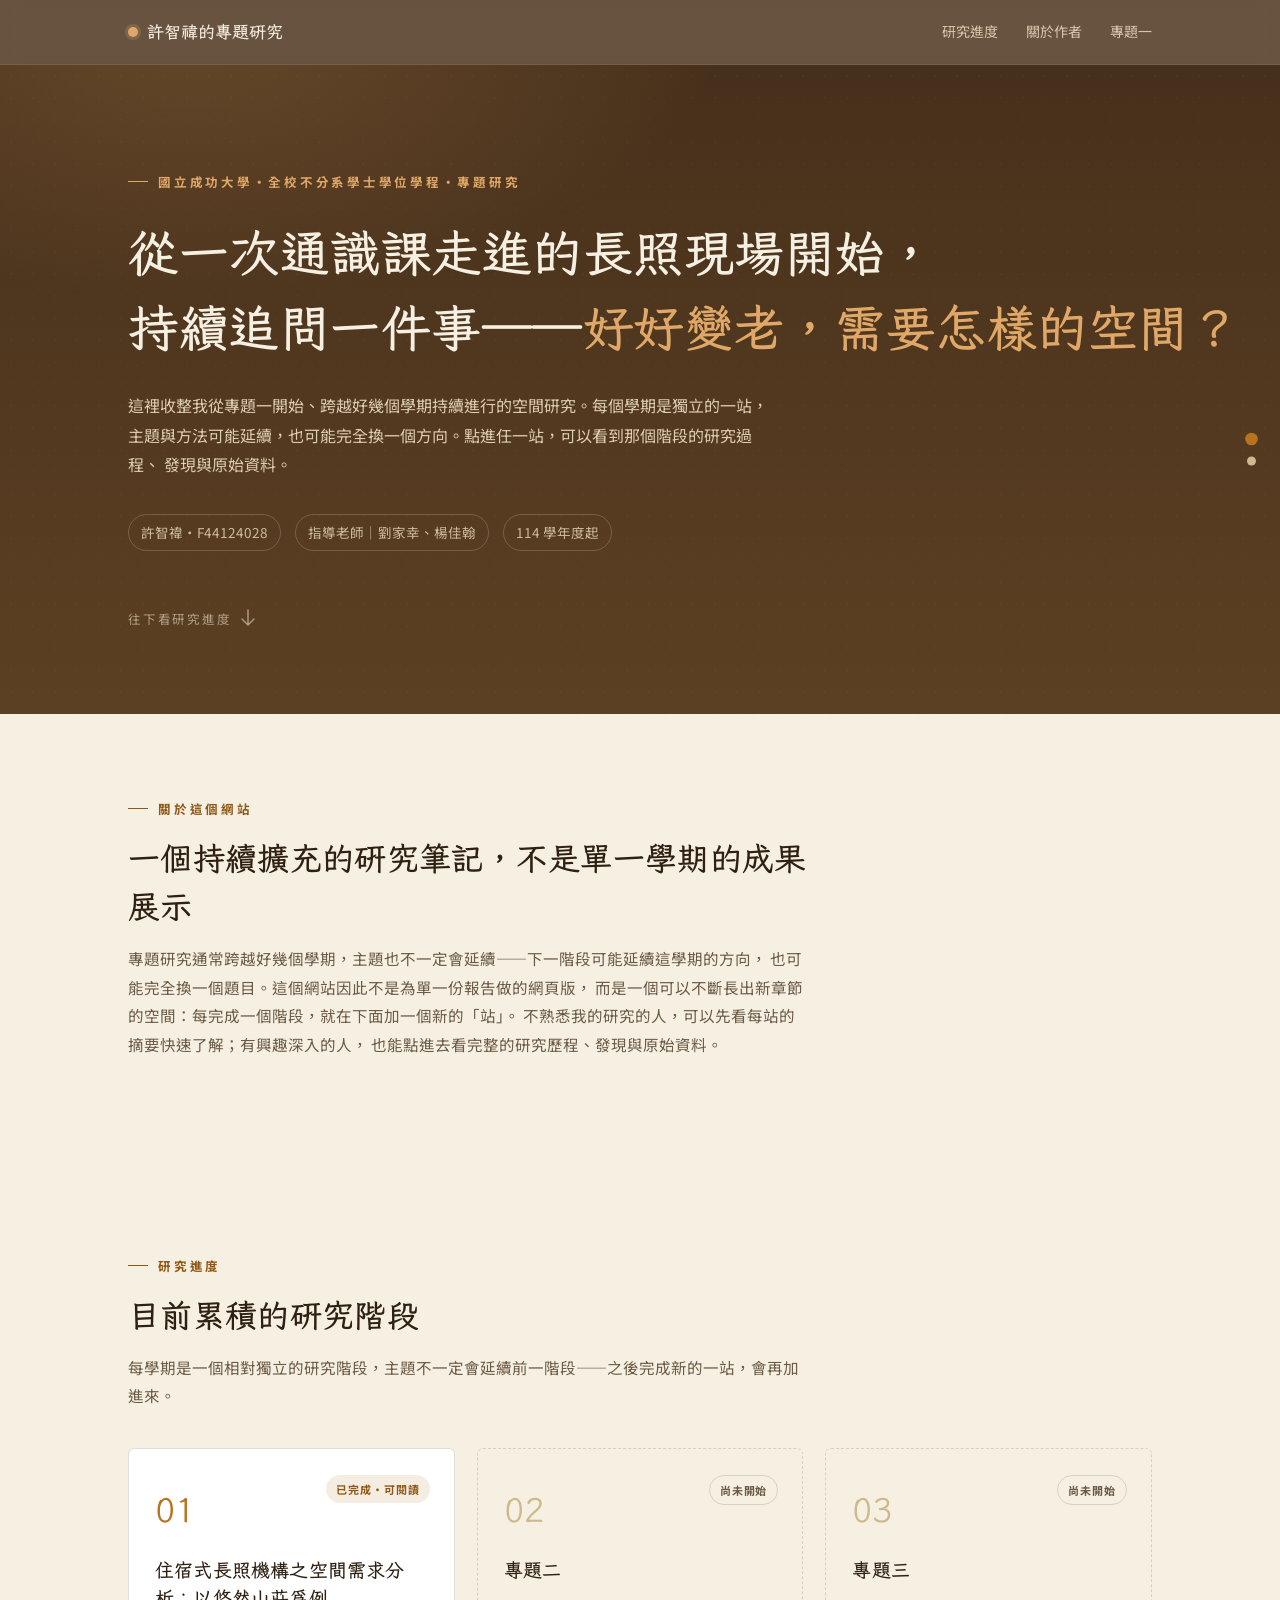
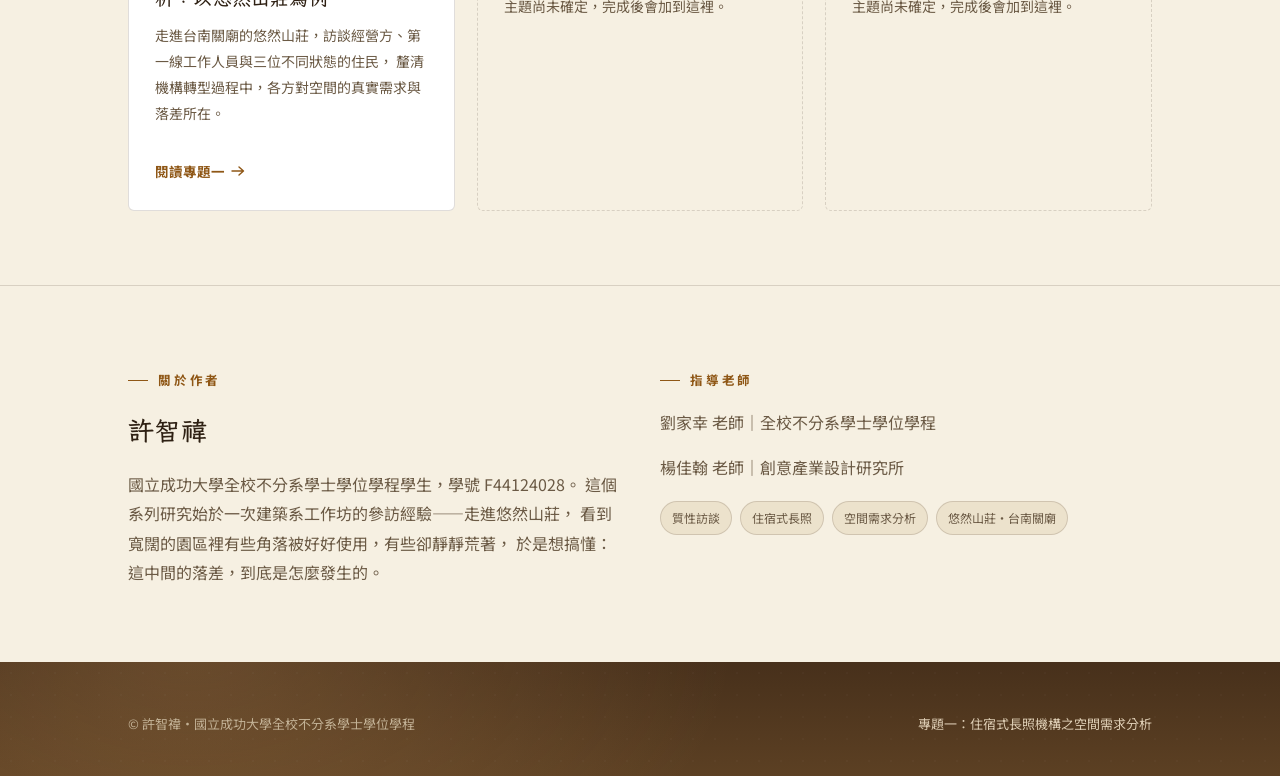
<file: index.html>
<!DOCTYPE html>
<html lang="zh-Hant">
<head>
<meta charset="UTF-8">
<meta name="viewport" content="width=device-width, initial-scale=1.0">
<title>好好變老，需要怎樣的空間？｜許智禕的專題研究</title>
<meta name="description" content="許智禕的不分系學士學位學程專題研究網站">
<link rel="stylesheet" href="assets/css/style.css">
</head>
<body>

<nav class="side-nav" aria-label="頁內導覽">
  <a href="#projects"><span class="tip">研究進度</span></a>
  <a href="#about"><span class="tip">關於作者</span></a>
</nav>

<nav class="site-nav">
  <div class="wrap">
    <a href="index.html" class="brand"><span class="mark"></span>許智禕的專題研究</a>
    <input type="checkbox" id="nav-toggle" class="nav-toggle-input">
    <label for="nav-toggle" class="nav-toggle-btn" aria-label="開啟選單">
      <span></span><span></span><span></span>
    </label>
    <ul class="nav-links">
      <li><a href="#projects">研究進度</a></li>
      <li><a href="#about">關於作者</a></li>
      <li><a href="projects/project-1.html">專題一</a></li>
    </ul>
  </div>
</nav>

<header class="band-dark hero">
  <div class="wrap">
    <span class="eyebrow">國立成功大學・全校不分系學士學位學程・專題研究</span>
    <h1>從一次通識課走進的長照現場開始，<br>持續追問一件事——<span class="accent">好好變老，需要怎樣的空間？</span></h1>
    <p class="hero-sub">
      這裡收整我從專題一開始、跨越好幾個學期持續進行的空間研究。每個學期是獨立的一站，
      主題與方法可能延續，也可能完全換一個方向。點進任一站，可以看到那個階段的研究過程、
      發現與原始資料。
    </p>
    <div class="hero-meta">
      <span>許智禕・F44124028</span>
      <span>指導老師｜劉家幸、楊佳翰</span>
      <span>114 學年度起</span>
    </div>
    <div class="scroll-cue">
      <span>往下看研究進度</span>
      <svg width="14" height="18" viewBox="0 0 14 18" fill="none"><path d="M7 1v15M1 10l6 6 6-6" stroke="currentColor" stroke-width="1.4" stroke-linecap="round" stroke-linejoin="round"/></svg>
    </div>
  </div>
</header>

<section id="about-site">
  <div class="wrap">
    <div class="section-head reveal">
      <span class="eyebrow">關於這個網站</span>
      <h2>一個持續擴充的研究筆記，不是單一學期的成果展示</h2>
      <p>
        專題研究通常跨越好幾個學期，主題也不一定會延續——下一階段可能延續這學期的方向，
        也可能完全換一個題目。這個網站因此不是為單一份報告做的網頁版，
        而是一個可以不斷長出新章節的空間：每完成一個階段，就在下面加一個新的「站」。
        不熟悉我的研究的人，可以先看每站的摘要快速了解；有興趣深入的人，
        也能點進去看完整的研究歷程、發現與原始資料。
      </p>
    </div>
  </div>
</section>

<section id="projects">
  <div class="wrap">
    <div class="section-head reveal">
      <span class="eyebrow">研究進度</span>
      <h2>目前累積的研究階段</h2>
      <p>每學期是一個相對獨立的研究階段，主題不一定會延續前一階段——之後完成新的一站，會再加進來。</p>
    </div>

    <div class="card-grid reveal">
      <a class="proj-card is-live" href="projects/project-1.html">
        <span class="proj-status">已完成・可閱讀</span>
        <span class="proj-index">01</span>
        <h3>住宿式長照機構之空間需求分析：以悠然山莊為例</h3>
        <p>走進台南關廟的悠然山莊，訪談經營方、第一線工作人員與三位不同狀態的住民，
        釐清機構轉型過程中，各方對空間的真實需求與落差所在。</p>
        <span class="go">閱讀專題一
          <svg width="14" height="10" viewBox="0 0 14 10" fill="none"><path d="M1 5h11.5M8 1l4.5 4-4.5 4" stroke="currentColor" stroke-width="1.4" stroke-linecap="round" stroke-linejoin="round"/></svg>
        </span>
      </a>

      <div class="proj-card is-soon">
        <span class="proj-status">尚未開始</span>
        <span class="proj-index">02</span>
        <h3>專題二</h3>
        <p>主題尚未確定，完成後會加到這裡。</p>
      </div>

      <div class="proj-card is-soon">
        <span class="proj-status">尚未開始</span>
        <span class="proj-index">03</span>
        <h3>專題三</h3>
        <p>主題尚未確定，完成後會加到這裡。</p>
      </div>
    </div>
  </div>
</section>

<hr class="divider">

<section id="about">
  <div class="wrap two-col">
    <div class="reveal">
      <span class="eyebrow">關於作者</span>
      <h2 style="font-size:26px;margin-top:14px;">許智禕</h2>
      <p style="margin-top:16px;">
        國立成功大學全校不分系學士學位學程學生，學號 F44124028。
        這個系列研究始於一次建築系工作坊的參訪經驗——走進悠然山莊，
        看到寬闊的園區裡有些角落被好好使用，有些卻靜靜荒著，
        於是想搞懂：這中間的落差，到底是怎麼發生的。
      </p>
    </div>
    <div class="reveal">
      <span class="eyebrow">指導老師</span>
      <p style="margin-top:16px;">劉家幸 老師｜全校不分系學士學位學程</p>
      <p>楊佳翰 老師｜創意產業設計研究所</p>
      <div class="tag-row">
        <span class="tag">質性訪談</span>
        <span class="tag">住宿式長照</span>
        <span class="tag">空間需求分析</span>
        <span class="tag">悠然山莊・台南關廟</span>
      </div>
    </div>
  </div>
</section>

<footer class="site-footer band-dark">
  <div class="wrap">
    <span>© 許智禕・國立成功大學全校不分系學士學位學程</span>
    <span><a href="projects/project-1.html">專題一：住宿式長照機構之空間需求分析</a></span>
  </div>
</footer>

<script src="assets/js/main.js"></script>
</body>
</html>
</file>
<file: assets/css/style.css>
/* ==========================================================================
   住宿式長照機構之空間需求分析 — 研究網站
   Design tokens — warm brown / amber / clay palette
   ========================================================================== */

@import url('https://fonts.googleapis.com/css2?family=LXGW+WenKai+TC:wght@300;400;500;600;700&family=Noto+Sans+TC:wght@300;400;500;600;700;800&display=swap');

:root{
  /* colour: warm plaster, toasted coffee-brown, marigold accent, clay-roof rust */
  --coffee-900:#47301b;
  --coffee-800:#5c4023;
  --coffee-700:#6e4e2b;
  --paper:#f6f0e2;
  --paper-dim:#ece2cc;
  --ink:#2e2013;
  --ink-soft:#6b5a45;
  --amber:#b9721f;
  --amber-dark:#8f5716;
  --clay:#a9552e;
  --clay-soft:#e0a868;
  --stone:#cdb98d;
  --stone-line: rgba(46,32,19,0.15);
  --paper-rgb: 246,240,226;

  --font-display:'LXGW WenKai TC', 'Noto Sans TC', serif;
  --font-body:'Noto Sans TC', -apple-system, sans-serif;

  --maxw: 1080px;
}

*,*::before,*::after{ box-sizing:border-box; }
html{ scroll-behavior:smooth; }
body{
  margin:0;
  background:var(--paper);
  color:var(--ink);
  font-family:var(--font-body);
  line-height:1.85;
  -webkit-font-smoothing:antialiased;
  font-size:16px;
}
img{ max-width:100%; display:block; }
a{ color:inherit; }

::selection{ background:var(--amber); color:var(--paper); }

@media (prefers-reduced-motion: reduce){
  *{ animation-duration:0.01ms !important; animation-iteration-count:1 !important; transition-duration:0.01ms !important; scroll-behavior:auto !important; }
}

a:focus-visible, button:focus-visible{
  outline:2px solid var(--amber);
  outline-offset:3px;
  border-radius:2px;
}

.wrap{
  max-width:var(--maxw);
  margin:0 auto;
  padding:0 28px;
}

.eyebrow{
  font-family:var(--font-body);
  font-size:12.5px;
  letter-spacing:0.22em;
  text-transform:uppercase;
  color:var(--amber-dark);
  font-weight:700;
  display:inline-flex;
  align-items:center;
  gap:10px;
}
.eyebrow::before{
  content:"";
  width:20px; height:1px;
  background:var(--amber-dark);
  display:inline-block;
}

h1,h2,h3,h4{
  font-family:var(--font-display);
  font-weight:600;
  margin:0;
  color:var(--ink);
  letter-spacing:0.01em;
}

p{ margin:0 0 1em; color:var(--ink-soft); }
p:last-child{ margin-bottom:0; }

/* ---------------------------- nav ---------------------------- */
.site-nav{
  position:sticky; top:0; z-index:40;
  background:rgba(71,48,27,0.82);
  backdrop-filter:blur(10px);
  border-bottom:1px solid rgba(255,255,255,0.08);
}
.site-nav .wrap{
  display:flex; align-items:center; justify-content:space-between;
  height:64px;
}
.brand{
  font-family:var(--font-display);
  font-weight:600;
  font-size:17px;
  text-decoration:none;
  display:flex; align-items:center; gap:9px;
  color:var(--paper);
}
.brand .mark{
  width:10px;height:10px;border-radius:50%;
  background:var(--clay-soft);
  box-shadow:0 0 0 3px rgba(224,168,104,0.22);
  flex:none;
}
.nav-links{ display:flex; gap:28px; list-style:none; margin:0; padding:0; font-size:14px; }
.nav-links a{ text-decoration:none; color:#d8c6ac; padding:6px 0; border-bottom:1px solid transparent; transition:border-color .2s, color .2s; }
.nav-links a:hover{ color:var(--clay-soft); border-color:var(--clay-soft); }
.nav-toggle-input{ display:none; }
.nav-toggle-btn{
  display:none;
  flex-direction:column; gap:5px;
  cursor:pointer; padding:8px;
}
.nav-toggle-btn span{
  width:22px; height:2px; background:var(--paper); display:block;
  transition:transform .25s, opacity .25s;
}

@media (max-width:900px){
  .nav-toggle-btn{ display:flex; }
  .nav-links{
    display:flex; flex-direction:column;
    position:absolute; top:64px; left:0; right:0;
    background:var(--coffee-900);
    padding:6px 28px 20px;
    gap:2px;
    max-height:0; overflow:hidden;
    transition:max-height .3s ease;
  }
  .nav-links li{ width:100%; }
  .nav-links a{ display:block; padding:13px 0; border-bottom:1px solid rgba(255,255,255,0.08); font-size:14.5px; }
  .nav-toggle-input:checked ~ .nav-links{ max-height:500px; overflow-y:auto; }
  .nav-toggle-input:checked ~ .nav-toggle-btn span:nth-child(1){ transform:translateY(7px) rotate(45deg); }
  .nav-toggle-input:checked ~ .nav-toggle-btn span:nth-child(2){ opacity:0; }
  .nav-toggle-input:checked ~ .nav-toggle-btn span:nth-child(3){ transform:translateY(-7px) rotate(-45deg); }
}
@media (max-width:640px){
  .brand{ font-size:15px; }
}

/* ---------------------------- side scroll-spy nav (dots) ---------------------------- */
.side-nav{
  position:fixed; right:24px; top:50%; transform:translateY(-50%);
  display:flex; flex-direction:column; gap:13px;
  z-index:45;
}
.side-nav a{
  width:9px; height:9px; border-radius:50%;
  background:var(--stone);
  display:block; position:relative;
  transition:background .2s ease, transform .2s ease;
}
.side-nav a:hover, .side-nav a.active{ background:var(--amber); transform:scale(1.4); }
.side-nav a .tip{
  position:absolute; right:20px; top:50%; transform:translateY(-50%);
  white-space:nowrap; font-size:12px; font-weight:600;
  background:var(--coffee-900); color:var(--paper);
  padding:5px 10px; border-radius:4px;
  opacity:0; pointer-events:none; transition:opacity .2s ease;
}
.side-nav a:hover .tip{ opacity:1; }
@media (max-width:900px){ .side-nav{ display:none; } }

/* ---------------------------- hero / dark bands ---------------------------- */
.band-dark{
  background:
    radial-gradient(ellipse 900px 500px at 15% -10%, rgba(224,168,104,0.22), transparent 60%),
    linear-gradient(180deg, var(--coffee-900), var(--coffee-800));
  color:var(--paper);
  position:relative;
  overflow:hidden;
}
.band-dark::after{
  content:"";
  position:absolute; inset:0;
  background-image:
    radial-gradient(rgba(255,255,255,0.045) 1px, transparent 1px);
  background-size:22px 22px;
  opacity:.5;
  pointer-events:none;
}
.band-dark h1, .band-dark h2, .band-dark h3{ color:var(--paper); }
.band-dark p{ color:#ddcdb4; }
.band-dark .eyebrow{ color:var(--clay-soft); }
.band-dark .eyebrow::before{ background:var(--clay-soft); }

.hero{
  padding:96px 0 84px;
}
.hero .wrap{ position:relative; z-index:1; }
.hero-grid{
  display:grid; grid-template-columns:1.7fr 0.85fr; gap:40px; align-items:center;
}
@media (max-width:860px){
  .hero-grid{ grid-template-columns:1fr; }
  .hero-image{ order:2; max-width:280px; }
}
.hero h1{
  font-size:clamp(30px, 4.4vw, 50px);
  line-height:1.5;
  margin:22px 0 26px;
  max-width:16.5em;
}
@media (min-width:860px){
  .hero h1{ white-space:nowrap; }
}
.hero h1 .accent{ color:var(--clay-soft); }
.hero-sub{
  color:#ddcdb4;
  font-size:16px;
  max-width:640px;
  margin:0 0 34px;
}
.hero-meta{
  display:flex; flex-wrap:wrap; gap:10px 14px;
  font-size:13.5px; color:#cdbb9d;
}
.hero-meta span{
  padding:5px 12px;
  border:1px solid rgba(255,255,255,0.18);
  border-radius:999px;
}
.scroll-cue{
  margin-top:56px;
  display:flex; align-items:center; gap:10px;
  color:#b2a086; font-size:12.5px; letter-spacing:.14em;
}
.scroll-cue svg{ animation:bob 2.2s ease-in-out infinite; }
@keyframes bob{ 0%,100%{ transform:translateY(0);} 50%{ transform:translateY(5px);} }

/* ---------------------------- sections ---------------------------- */
section{ padding:74px 0; }
.section-head{ margin-bottom:38px; max-width:680px; }
.section-head h2{ font-size:clamp(24px,3vw,32px); margin-top:14px; line-height:1.5;}
.section-head p{ margin-top:14px; font-size:15.5px; }

.divider{
  border:none; border-top:1px solid var(--stone-line);
  margin:0;
}

/* ---------------------------- path / node motif (used within a single project's timeline) ---------------------------- */
.path-rail{
  position:relative;
  padding-left:34px;
}
.path-rail::before{
  content:"";
  position:absolute; left:5px; top:8px; bottom:8px; width:1px;
  background-image:linear-gradient(var(--stone) 55%, transparent 0%);
  background-size:1px 10px;
  background-repeat:repeat-y;
}
.path-node{
  position:relative;
  padding-bottom:44px;
}
.path-node:last-child{ padding-bottom:0; }
.path-node::before{
  content:"";
  position:absolute; left:-34px; top:4px;
  width:11px; height:11px; border-radius:50%;
  background:var(--paper);
  border:2px solid var(--amber);
}
.path-node.node-clay::before{ border-color:var(--clay); }
.path-node .node-tag{
  font-size:12px; letter-spacing:.1em; text-transform:uppercase;
  color:var(--amber-dark); font-weight:700; margin-bottom:6px; display:block;
}
.path-node h4{ font-size:18px; margin-bottom:8px; }
.path-node p{ font-size:14.8px; }

.timeline-photo{ margin-top:14px; display:flex; flex-direction:column; align-items:flex-end; }

/* ---------------------------- cards ---------------------------- */
.card-grid{
  display:grid; gap:22px;
  grid-template-columns:repeat(3,1fr);
}
@media (max-width:860px){ .card-grid{ grid-template-columns:1fr; } }

.proj-card{
  background:#fff;
  border:1px solid var(--stone-line);
  border-radius:6px;
  padding:30px 26px 26px;
  text-decoration:none;
  color:var(--ink);
  display:flex; flex-direction:column;
  position:relative;
  transition:transform .25s ease, box-shadow .25s ease, border-color .25s ease;
}
.proj-card.is-live:hover{
  transform:translateY(-4px);
  box-shadow:0 18px 34px -20px rgba(58,42,28,0.35);
  border-color:var(--amber);
}
.proj-card.is-soon{
  background:transparent;
  border-style:dashed;
  color:var(--ink-soft);
}
.proj-index{
  font-family:var(--font-display);
  font-size:34px;
  color:var(--stone);
  margin-bottom:14px;
}
.proj-card.is-live .proj-index{ color:var(--amber); }
.proj-status{
  position:absolute; top:26px; right:24px;
  font-size:11px; letter-spacing:.08em; text-transform:uppercase;
  padding:4px 10px; border-radius:999px;
  background:rgba(185,114,31,0.13); color:var(--amber-dark); font-weight:700;
}
.proj-card.is-soon .proj-status{ background:transparent; border:1px solid var(--stone-line); color:var(--ink-soft); }
.proj-card h3{ font-size:19px; line-height:1.5; margin-bottom:10px; }
.proj-card p{ font-size:14px; flex:1; }
.proj-card .go{
  margin-top:18px; font-size:13.5px; font-weight:700; color:var(--amber-dark);
  display:flex; align-items:center; gap:6px;
}
.proj-card.is-live:hover .go{ gap:10px; }
.proj-card .go svg{ transition:transform .25s; }
.proj-card.is-live:hover .go svg{ transform:translateX(3px); }

/* ---------------------------- stat pills ---------------------------- */
.stat-row{
  display:grid; grid-template-columns:repeat(3,1fr); gap:18px;
  margin:34px 0 6px;
}
@media (max-width:720px){ .stat-row{ grid-template-columns:1fr; } }
.stat{
  border-left:2px solid var(--clay);
  padding:4px 0 4px 16px;
}
.stat .num{ font-family:var(--font-display); font-size:28px; color:var(--coffee-800); display:block; }
.stat .lbl{ font-size:13px; color:var(--ink-soft); }

/* ---------------------------- pull quote ---------------------------- */
.pull{
  font-family:var(--font-display);
  font-size:20px;
  line-height:1.9;
  color:var(--coffee-800);
  border-left:3px solid var(--amber);
  padding:4px 0 4px 24px;
  margin:30px 0;
}

/* ---------------------------- callout ---------------------------- */
.callout{
  background:var(--paper-dim);
  border:1px solid var(--stone-line);
  border-radius:6px;
  padding:26px 28px;
}

/* ---------------------------- image blocks ---------------------------- */
.figure{ margin:0; }
.figure img{ border-radius:5px; border:1px solid var(--stone-line); }
.figure figcaption{ font-size:12.5px; color:var(--ink-soft); margin-top:8px; }

.site-gallery{
  display:grid; grid-template-columns:1fr 1fr 1fr; gap:14px;
  margin:30px 0;
}
@media (max-width:760px){ .site-gallery{ grid-template-columns:1fr; } }
.gallery-item{ display:flex; flex-direction:column; gap:9px; }
.gallery-caption{
  font-size:13px; font-weight:600; color:var(--ink-soft); margin:0;
}
.gallery-item .upload-slot.has-image{ cursor:zoom-in; }

/* ---------------------------- people grid (interview subjects) ---------------------------- */
.people-grid{
  display:grid; grid-template-columns:repeat(3,1fr); gap:16px;
  margin-top:26px;
}
@media (max-width:760px){ .people-grid{ grid-template-columns:1fr; } }
.people-card{
  background:#fff; border:1px solid var(--stone-line); border-radius:6px;
  padding:20px 22px;
}
.people-card h4{ font-size:15.5px; margin-bottom:8px; color:var(--coffee-800); }
.people-card p{ font-size:13.5px; margin:0; }

/* ---------------------------- upload placeholder slots ---------------------------- */
.upload-slot{
  position:relative;
  border-radius:5px;
  overflow:hidden;
  background:
    repeating-linear-gradient(135deg, rgba(46,32,19,0.045) 0 12px, transparent 12px 24px),
    var(--paper-dim);
  border:1px dashed var(--stone);
  min-height:180px;
  aspect-ratio:4/3;
}
.upload-slot.wide{ aspect-ratio:16/7; }
.upload-slot img{
  width:100%; height:100%; object-fit:cover; display:none;
}
.upload-slot.has-image{ border-style:solid; background:none; }
.upload-slot.frameless{ border:none; }
.upload-slot.frameless.has-image{ border:none; }
.upload-slot.has-image img{ display:block; }
.upload-slot.has-image .upload-placeholder{ display:none; }
.upload-placeholder{
  display:flex; flex-direction:column; align-items:center; justify-content:center; gap:8px;
  padding:20px; text-align:center; height:100%; color:var(--ink-soft);
}
.upload-placeholder svg{ opacity:.6; }
.up-title{ font-size:13.5px; font-weight:700; color:var(--amber-dark); }
.up-path{ font-size:11.5px; font-family:monospace; color:var(--ink-soft); background:rgba(46,32,19,0.06); padding:2px 8px; border-radius:4px; }

/* ---------------------------- poster thumbnail + lightbox ---------------------------- */
.poster-frame{
  position:relative;
  max-width:340px; margin:0 auto;
  cursor:zoom-in;
}
.poster-frame .upload-slot{ aspect-ratio:210/297; }
.poster-hint{
  position:absolute; bottom:12px; right:12px;
  display:flex; align-items:center; gap:5px;
  background:rgba(71,48,27,0.82); color:var(--paper);
  font-size:11px; font-weight:600; padding:5px 10px; border-radius:999px;
  pointer-events:none;
}
.lightbox{
  position:fixed; inset:0; z-index:100;
  background:rgba(20,14,8,0.9);
  display:none; align-items:center; justify-content:center;
  padding:50px; cursor:zoom-out;
  overflow:auto;
}
.lightbox.open{ display:flex; }
.lightbox img{
  max-width:100%; max-height:100%; object-fit:contain;
  border-radius:4px; box-shadow:0 24px 70px rgba(0,0,0,0.55);
  cursor:zoom-in;
  transition:max-width .25s ease, max-height .25s ease;
}
.lightbox img.zoomed{
  max-width:none; max-height:none;
  width:auto; height:auto;
  cursor:zoom-out;
  box-shadow:none;
}
.lightbox-hint{
  position:absolute; bottom:20px; left:50%; transform:translateX(-50%);
  color:#d8c6ac; font-size:12px; background:rgba(71,48,27,0.7);
  padding:6px 14px; border-radius:999px; pointer-events:none;
}
.lightbox-close{
  position:absolute; top:20px; right:26px;
  background:none; border:none; color:var(--paper);
  font-size:32px; line-height:1; cursor:pointer; opacity:.85;
}
.lightbox-close:hover{ opacity:1; }

/* ---------------------------- compare table ---------------------------- */
.compare{
  display:grid; grid-template-columns:1fr 1fr; gap:1px;
  background:var(--stone-line);
  border:1px solid var(--stone-line);
  border-radius:6px;
  overflow:hidden;
  margin:26px 0;
}
@media (max-width:720px){ .compare{ grid-template-columns:1fr; } }
.compare > div{ background:#fff; padding:24px 24px; }
.compare h4{
  font-size:13px; letter-spacing:.08em; text-transform:uppercase;
  color:var(--ink-soft); font-weight:700; margin-bottom:14px;
}
.compare .planned h4{ color:var(--clay); }
.compare .actual h4{ color:var(--amber-dark); }
.compare ul{ margin:0; padding-left:18px; font-size:14.5px; color:var(--ink-soft); }
.compare li{ margin-bottom:10px; }
.compare li:last-child{ margin-bottom:0; }

/* ---------------------------- finding cards ---------------------------- */
.finding{
  border-top:1px solid var(--stone-line);
  padding:30px 0;
  display:grid; grid-template-columns:64px 1fr; gap:22px;
}
.finding:first-of-type{ border-top:none; padding-top:0; }
.finding .fnum{
  font-family:var(--font-display); font-size:30px; color:var(--stone);
}
.finding h3{ font-size:19px; margin-bottom:10px; }
.finding p{ font-size:15px; }
@media (max-width:600px){ .finding{ grid-template-columns:1fr; } .finding .fnum{ display:none; } }

/* ---------------------------- reflection ---------------------------- */
.reflect-grid{ display:grid; grid-template-columns:1fr 1fr; gap:28px; }
@media (max-width:760px){ .reflect-grid{ grid-template-columns:1fr; } }
.reflect-card{ padding:0; }
.reflect-card h4{ font-size:15.5px; color:var(--amber-dark); margin-bottom:10px; }
.reflect-card p{ font-size:14.8px; }

/* ---------------------------- video placeholder ---------------------------- */
.video-slot{
  aspect-ratio:16/9;
  background:
    repeating-linear-gradient(135deg, rgba(46,32,19,0.05) 0 12px, transparent 12px 24px),
    var(--paper-dim);
  border:1px dashed var(--stone);
  border-radius:6px;
  display:flex; align-items:center; justify-content:center;
  flex-direction:column; gap:10px;
  color:var(--ink-soft);
  text-align:center;
  padding:20px;
}
.video-slot svg{ opacity:.55; }
.video-slot .vt{ font-size:14px; font-weight:600; }
.video-slot .vs{ font-size:12.5px; max-width:280px; }

/* ---------------------------- downloads ---------------------------- */
.dl-row{ display:flex; flex-wrap:wrap; gap:14px; margin-top:22px; }
.dl-btn{
  display:inline-flex; align-items:center; gap:10px;
  background:var(--coffee-900); color:var(--paper);
  padding:13px 20px; border-radius:5px;
  text-decoration:none; font-size:14.5px; font-weight:600;
  transition:background .2s;
}
.dl-btn:hover{ background:var(--amber-dark); }
.dl-btn.ghost{
  background:transparent; color:var(--ink); border:1px solid var(--stone-line);
}
.dl-btn.ghost:hover{ border-color:var(--amber); color:var(--amber-dark); background:transparent; }
.dl-note{ font-size:12.5px; color:var(--ink-soft); margin-top:14px; max-width:560px; }

/* ---------------------------- upload guide box ---------------------------- */
.guide-box{
  background:var(--paper-dim);
  border:1px solid var(--stone-line);
  border-radius:6px;
  padding:22px 24px;
  margin-top:28px;
}
.guide-box h4{ font-size:14px; color:var(--amber-dark); margin-bottom:10px; }
.guide-box table{ width:100%; border-collapse:collapse; font-size:13px; }
.guide-box td{ padding:6px 8px 6px 0; color:var(--ink-soft); vertical-align:top; border-top:1px solid var(--stone-line); }
.guide-box tr:first-child td{ border-top:none; }
.guide-box code{ font-family:monospace; background:rgba(46,32,19,0.06); padding:2px 6px; border-radius:4px; color:var(--ink); }

/* ---------------------------- footer ---------------------------- */
footer.site-footer{
  padding:50px 0 40px;
  font-size:13px; color:#c2b195;
}
footer.site-footer .wrap{ display:flex; justify-content:space-between; flex-wrap:wrap; gap:14px; }
footer.site-footer a{ color:#ddcdb4; text-decoration:none; }
footer.site-footer a:hover{ text-decoration:underline; }

/* ---------------------------- breadcrumb ---------------------------- */
.crumb{
  font-size:13px; color:#cdbb9d; margin-bottom:18px;
  display:flex; align-items:center; gap:8px;
}
.crumb a{ text-decoration:none; color:#ddcdb4; }
.crumb a:hover{ text-decoration:underline; }

/* ---------------------------- reveal on scroll ---------------------------- */
.reveal{ opacity:0; transform:translateY(16px); transition:opacity .7s ease, transform .7s ease; }
.reveal.in{ opacity:1; transform:none; }

/* ---------------------------- misc ---------------------------- */
.tag-row{ display:flex; flex-wrap:wrap; gap:8px; margin-top:18px; }
.tag{
  font-size:12px; padding:5px 11px; border-radius:999px;
  background:var(--paper-dim); color:var(--ink-soft); border:1px solid var(--stone-line);
}
.two-col{ display:grid; grid-template-columns:1fr 1fr; gap:40px; }
@media (max-width:760px){ .two-col{ grid-template-columns:1fr; } }

@media (max-width:640px){
  .hero{ padding:56px 0 48px; }
  section{ padding:48px 0; }
  .wrap{ padding:0 20px; }
  .lightbox{ padding:20px; }
}
</file>
